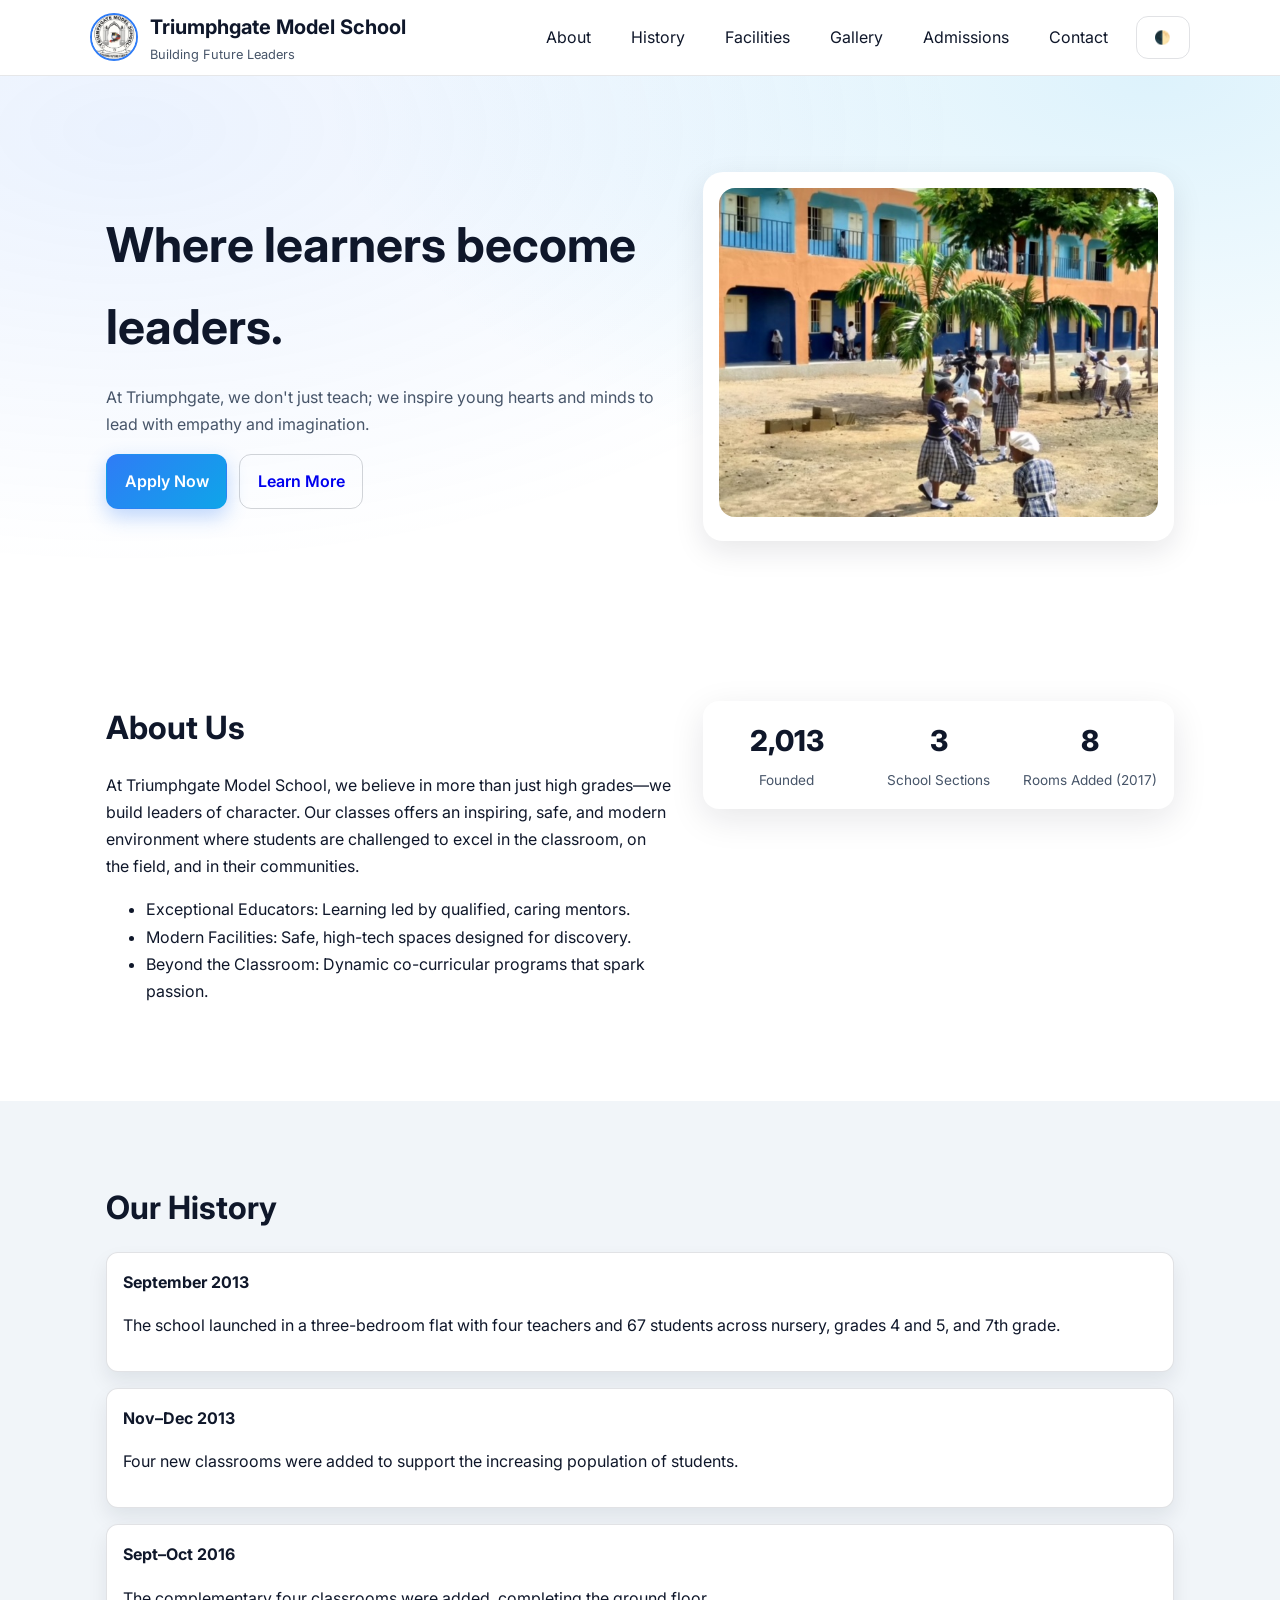
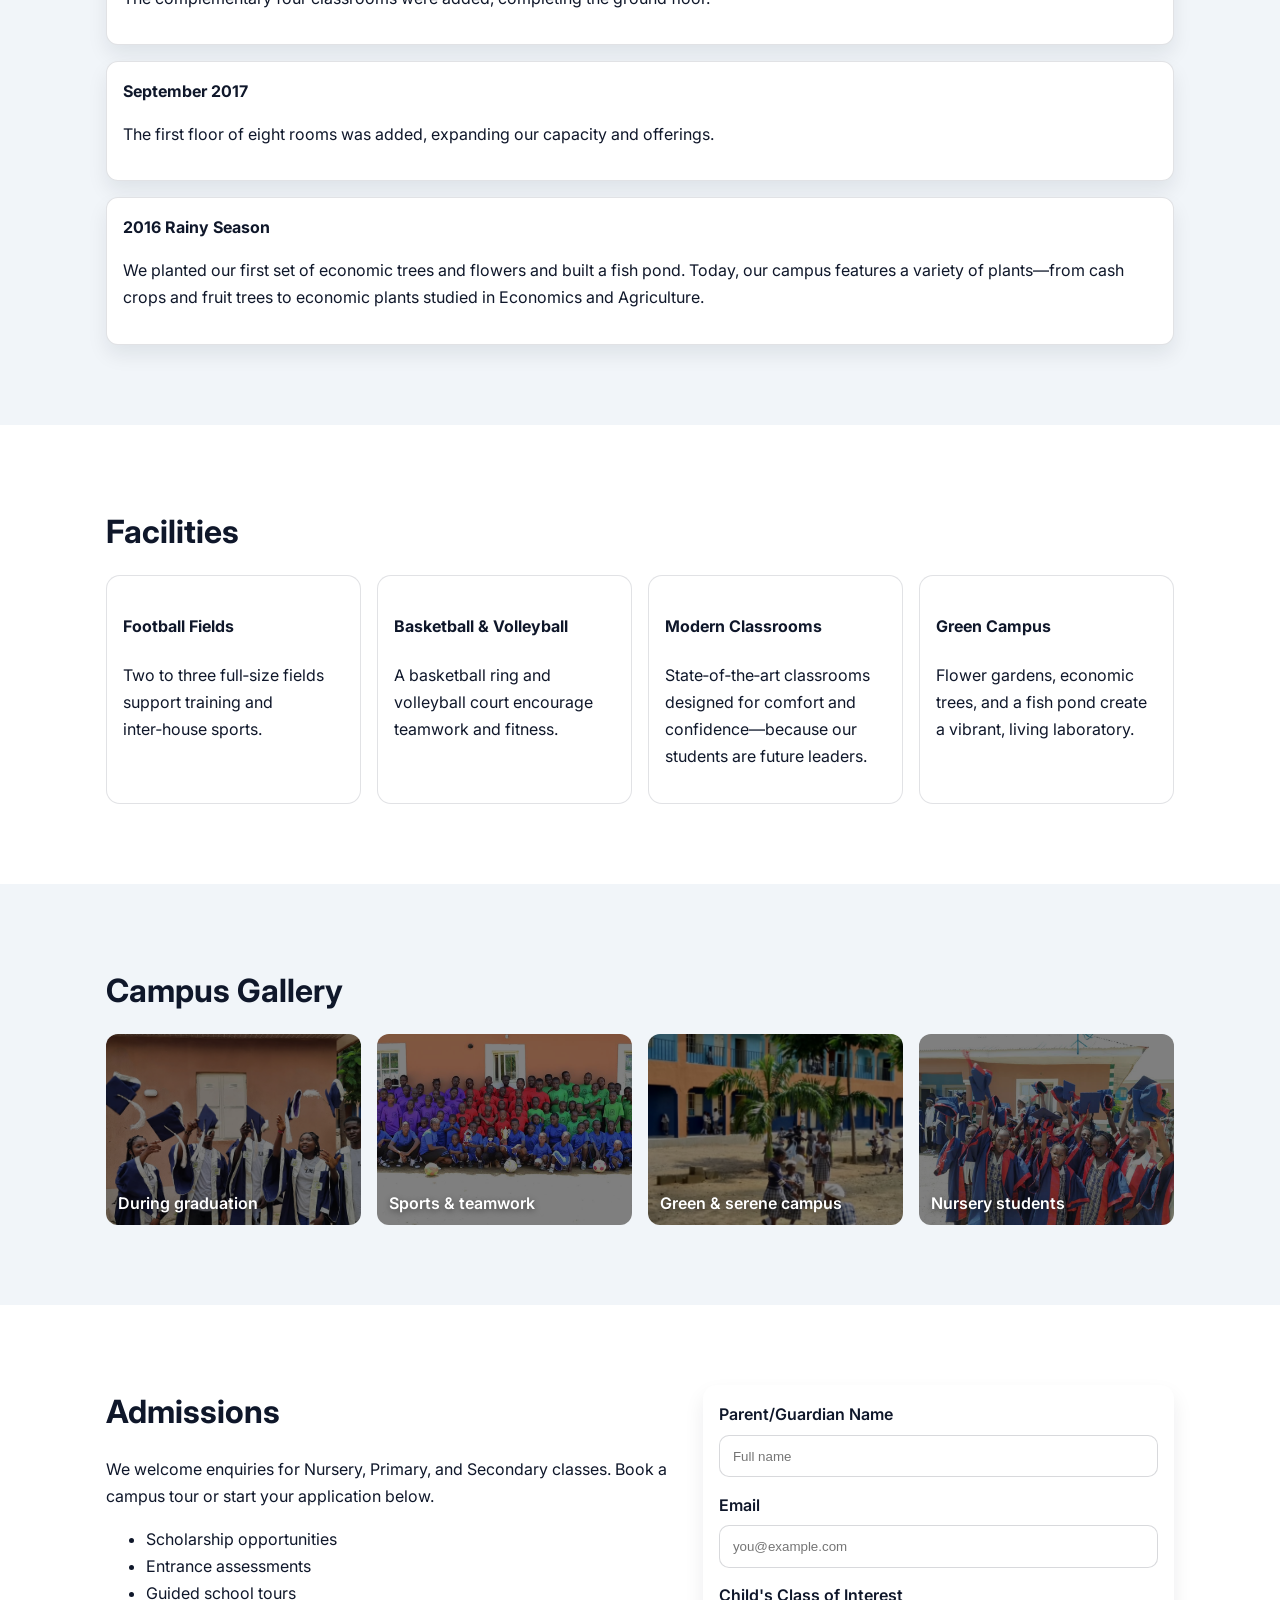
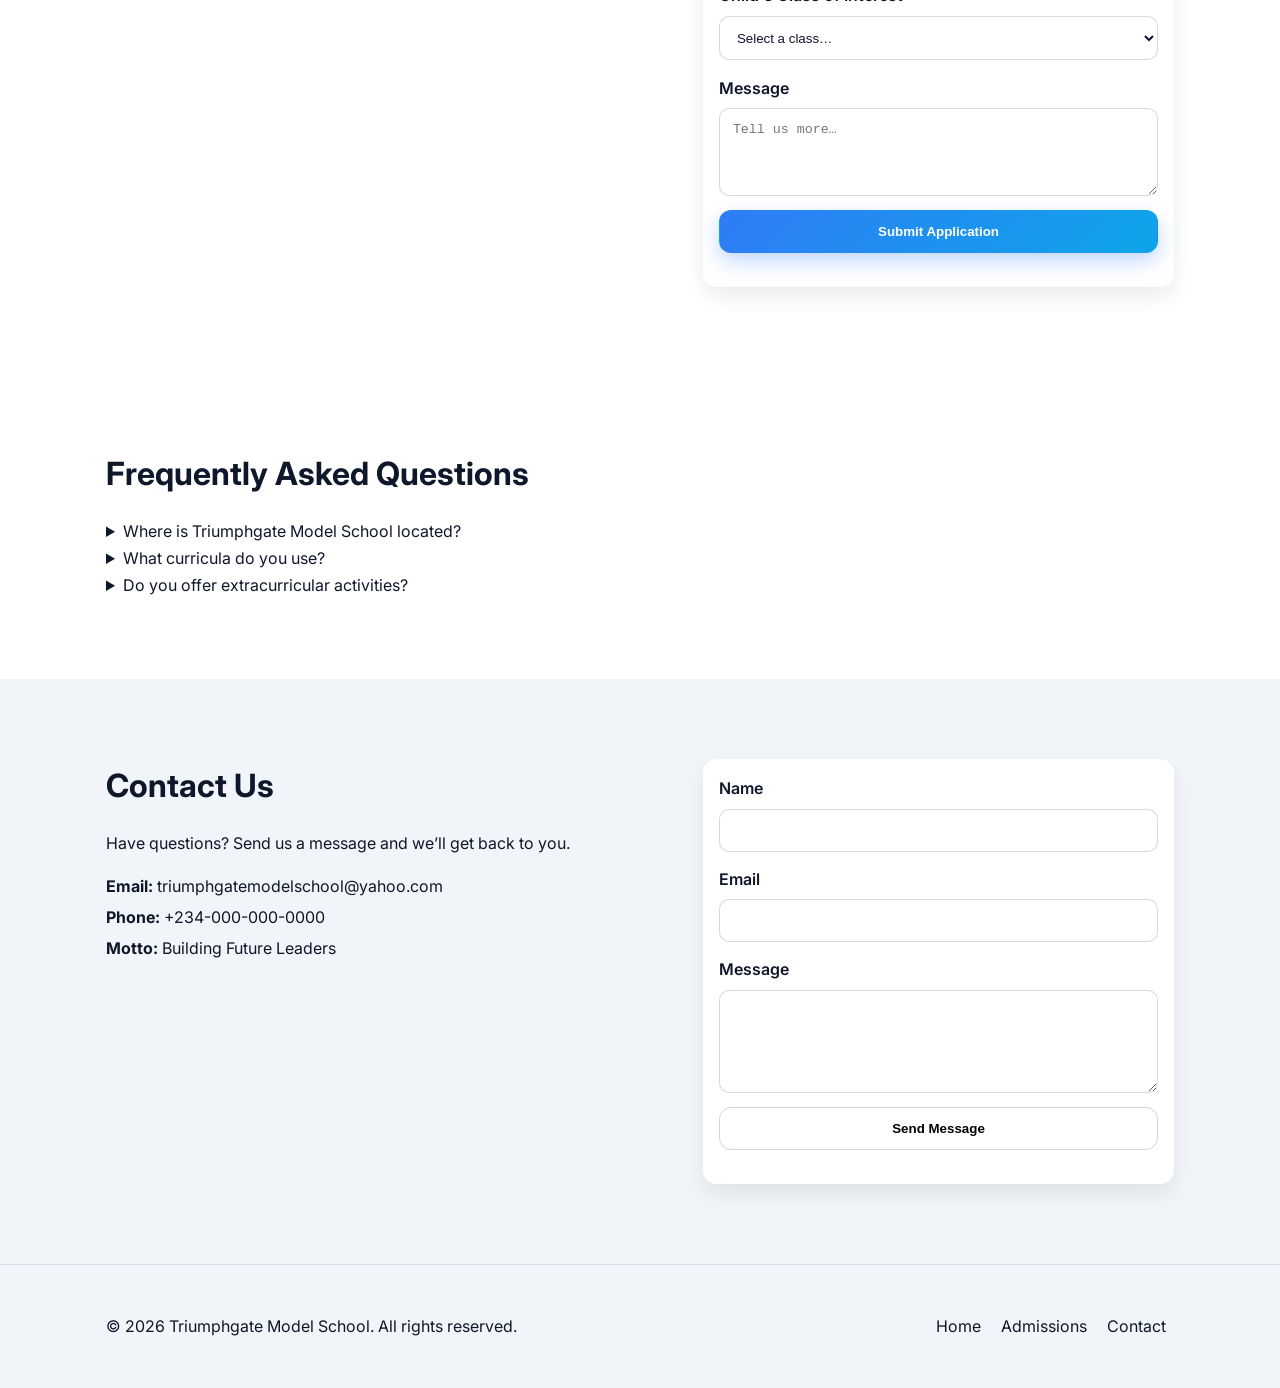
<file: index.html>
<!DOCTYPE html>
<html lang="en">
<head>
  <meta charset="UTF-8" />
  <meta name="viewport" content="width=device-width, initial-scale=1" />
  <title>Triumphgate Model School</title>
  <meta name="description" content="Triumphgate Model School — Building Future Leaders" />
  <link rel="preconnect" href="https://fonts.googleapis.com">
  <link rel="preconnect" href="https://fonts.gstatic.com" crossorigin>
  <link href="https://fonts.googleapis.com/css2?family=Inter:wght@300;400;600;700;800&display=swap" rel="stylesheet">
  <link rel="stylesheet" href="styles.css" />
</head>
<body>

  <a class="skip-link" href="#main">Skip to content</a>

  <header class="header" id="header">
    <div class="container header-inner">
      <a href="#" class="brand">
        <img src="assets/logo.jpg" alt="Triumphgate Model School logo" class="logo" />
        <div>
          <h1>Triumphgate Model School</h1>
          <p class="tagline">Building Future Leaders</p>
        </div>
      </a>

      <nav class="nav" aria-label="Primary">
        <button class="nav-toggle" aria-expanded="false" aria-controls="nav-list" aria-label="Toggle navigation">
          <span class="bar"></span><span class="bar"></span><span class="bar"></span>
        </button>
        <ul id="nav-list" class="nav-list">
          <li><a href="#about">About</a></li>
          <li><a href="#history">History</a></li>
          <li><a href="#facilities">Facilities</a></li>
          <li><a href="#gallery">Gallery</a></li>
          <li><a href="#admissions">Admissions</a></li>
          <li><a href="#contact">Contact</a></li>
          <li><button id="themeToggle" class="btn btn-ghost" aria-label="Toggle theme">🌓</button></li>
        </ul>
      </nav>
    </div>
  </header>

  <main id="main">
   
    <section class="hero reveal" id="home">
      <div class="container hero-inner">
        <div class="hero-text">
          <h2>Where learners become leaders.</h2>
          <p>
            At Triumphgate, we don't just teach; we inspire young hearts and minds to lead with empathy and imagination.
          </p>
          <div class="actions">
            <a href="#admissions" class="btn btn-primary">Apply Now</a>
            <a href="#about" class="btn btn-outline">Learn More</a>
          </div>
        </div>
        <div class="hero-card">
          <img src="assets/IMG_8205.JPG" alt="School crest" />
        </div>
      </div>
      <div class="hero-wave" aria-hidden="true"></div>
    </section>

   
    <section class="about section reveal" id="about">
      <div class="container grid-2">
        <div>
          <h3 class="section-title">About Us</h3>
          <p>
            At Triumphgate Model School, we believe in more than just high grades—we build leaders of character. Our classes offers an inspiring, safe, and modern environment where students are challenged to excel in the classroom, on the field, and in their communities.
          </p>
          <ul class="features">
            <li>Exceptional Educators: Learning led by qualified, caring mentors.</li>
            <li>Modern Facilities: Safe, high-tech spaces designed for discovery.</li>
            <li>Beyond the Classroom: Dynamic co-curricular programs that spark passion.</li>
          </ul>
        </div>
        <div class="stat-card">
          <div class="stat"><span class="stat-num" data-count="2013">0</span><span class="stat-label">Founded</span></div>
          <div class="stat"><span class="stat-num" data-count="3">0</span><span class="stat-label">School Sections</span></div>
          <div class="stat"><span class="stat-num" data-count="8">0</span><span class="stat-label">Rooms Added (2017)</span></div>
        </div>
      </div>
    </section>

    
    <section class="section alt reveal" id="history">
      <div class="container">
        <h3 class="section-title">Our History</h3>
        <div class="timeline">
          <div class="t-item">
            <h4>September 2013</h4>
            <p>The school launched in a three-bedroom flat with four teachers and 67 students across nursery, grades 4 and 5, and 7th grade.</p>
          </div>
          <div class="t-item">
            <h4>Nov–Dec 2013</h4>
            <p>Four new classrooms were added to support the increasing population of students.</p>
          </div>
          <div class="t-item">
            <h4>Sept–Oct 2016</h4>
            <p>The complementary four classrooms were added, completing the ground floor.</p>
          </div>
          <div class="t-item">
            <h4>September 2017</h4>
            <p>The first floor of eight rooms was added, expanding our capacity and offerings.</p>
          </div>
          <div class="t-item">
            <h4>2016 Rainy Season</h4>
            <p>We planted our first set of economic trees and flowers and built a fish pond. Today, our campus features a variety of plants—from cash crops and fruit trees to economic plants studied in Economics and Agriculture.</p>
          </div>
        </div>
      </div>
    </section>

   
    <section class="section reveal" id="facilities">
      <div class="container">
        <h3 class="section-title">Facilities</h3>
        <div class="cards">
          <article class="card">
            <h4>Football Fields</h4>
            <p>Two to three full‑size fields support training and inter‑house sports.</p>
          </article>
          <article class="card">
            <h4>Basketball & Volleyball</h4>
            <p>A basketball ring and volleyball court encourage teamwork and fitness.</p>
          </article>
          <article class="card">
            <h4>Modern Classrooms</h4>
            <p>State‑of‑the‑art classrooms designed for comfort and confidence—because our students are future leaders.</p>
          </article>
          <article class="card">
            <h4>Green Campus</h4>
            <p>Flower gardens, economic trees, and a fish pond create a vibrant, living laboratory.</p>
          </article>
        </div>
      </div>
    </section>

   
    <section class="section alt reveal" id="gallery">
      <div class="container">
        <h3 class="section-title">Campus Gallery</h3>
        <div class="gallery">
          <div class="p-item" data-caption="During graduation">            
          </div>
          <div class="d-item" data-caption="Sports & teamwork"></div>
          <div class="c-item" data-caption="Green & serene campus"></div>
          <div class="g-item" data-caption="Nursery students"></div>
        </div>
      </div>
    </section>

    
    <section class="section reveal" id="admissions">
      <div class="container grid-2">
        <div>
          <h3 class="section-title">Admissions</h3>
          <p>We welcome enquiries for Nursery, Primary, and Secondary classes. Book a campus tour or start your application below.</p>
          <ul class="features">
            <li>Scholarship opportunities</li>
            <li>Entrance assessments</li>
            <li>Guided school tours</li>
          </ul>
        </div>
        <form id="applyForm" class="form" novalidate>
          <label>
            <span>Parent/Guardian Name</span>
            <input type="text" name="name" required placeholder="Full name" />
          </label>
          <label>
            <span>Email</span>
            <input type="email" name="email" required placeholder="you@example.com" />
          </label>
          <label>
            <span>Child's Class of Interest</span>
            <select name="class" required>
              <option value="">Select a class…</option>
              <option>Nursery 1</option>
              <option>Nursery 2</option>
              <option>Nursery 3</option>
              <hr>
              <option>primary 1</option>
              <option>primary 2</option>
              <option>Primary 4</option>
              <option>Primary 5</option>
              <hr>
              <option>JSS1</option>
              <option>JSS2</option>
              <option>JSS3</option>
              <option>SS1</option>
              <option>SS2</option>
              <option>SS3</option>
            </select>
          </label>
          <label>
            <span>Message</span>
            <textarea name="message" rows="4" placeholder="Tell us more…"></textarea>
          </label>
          <button type="submit" class="btn btn-primary">Submit Application</button>
          <p id="applyMsg" class="form-msg" role="status" aria-live="polite"></p>
        </form>
      </div>
    </section>

    
    <section class="section reveal" id="faq">
      <div class="container">
        <h3 class="section-title">Frequently Asked Questions</h3>
        <details>
          <summary>Where is Triumphgate Model School located?</summary>
          <p>We are proud to serve our community with a safe, accessible campus. Contact us for directions or to schedule a visit.</p>
        </details>
        <details>
          <summary>What curricula do you use?</summary>
          <p>We blend national standards with a holistic approach to character and skill development.</p>
        </details>
        <details>
          <summary>Do you offer extracurricular activities?</summary>
          <p>Yes — including sports, clubs, and leadership programs.</p>
        </details>
      </div>
    </section>

   
    <section class="section alt reveal" id="contact">
      <div class="container grid-2">
        <div>
          <h3 class="section-title">Contact Us</h3>
          <p>Have questions? Send us a message and we’ll get back to you.</p>
          <ul class="contact-list">
            <li><strong>Email:</strong> triumphgatemodelschool@yahoo.com</li>
            <li><strong>Phone:</strong> +234-000-000-0000</li>
            <li><strong>Motto:</strong> Building Future Leaders</li>
          </ul>
        </div>
        <form action="send.php" method="post" id="contactForm" class="form" novalidate>
          <label>
            <span>Name</span>
            <input type="text" name="name" required />
          </label>
          <label>
            <span>Email</span>
            <input type="email" name="email" required />
          </label>
          <label>
            <span>Message</span>
            <textarea name="message" rows="5" required></textarea>
          </label>
          <button type="submit" class="btn btn-outline">Send Message</button>
          <p id="contactMsg" class="form-msg" role="status" aria-live="polite"></p>
        </form>
      </div>
    </section>

  
    <button id="backToTop" class="back-to-top" aria-label="Back to top">↑</button>
  </main>

  <footer class="footer">
    <div class="container footer-inner">
      <p>&copy; <span id="year"></span> Triumphgate Model School. All rights reserved.</p>
      <nav aria-label="Footer">
        <a href="#home">Home</a>
        <a href="#admissions">Admissions</a>
        <a href="#contact">Contact</a>
      </nav>
    </div>
  </footer>

  <script src="script.js"></script>
</body>
</html>
</file>
<file: styles.css>
:root {
  --bg: #ffffff;
  --text: #0f172a;
  --muted: #475569;
  --brand: #2f7cf6;
  --brand-2: #0ea5e9;
  --surface: #f1f5f9;
  --ring: #93c5fd;
  --card: #ffffff;
}

:root.dark {
  --bg: #0b1220;
  --text: #fafafa;
  --muted: #cbd5e1;
  --brand: #60a5fa;
  --brand-2: #22d3ee;
  --surface: #111827;
  --ring: #1d4ed8;
  --card: #0f172a;
}

* { box-sizing: border-box; }
html, body { margin:0; padding:0; }
body {
  font-family: 'Inter', system-ui, -apple-system, Segoe UI, Roboto, Arial, sans-serif;
  background: var(--bg);
  color: var(--text);
  line-height: 1.7;
}


.container { max-width: 1100px; margin: 0 auto; padding: 0 1rem; }
.section { padding: 5rem 0; position: relative; }
.section.alt { background: var(--surface); }
.section-title { font-size: clamp(1.6rem, 2.5vw, 2rem); margin: 0 0 1rem 0; }
.grid-2 { display: grid; grid-template-columns: 1.2fr 1fr; gap: 2rem; }
@media (max-width: 900px){ .grid-2 { grid-template-columns: 1fr; } }


.header { position: sticky; top: 0; z-index: 20; background: color-mix(in oklab, var(--bg) 92%, transparent); backdrop-filter: blur(10px); border-bottom: 1px solid color-mix(in oklab, var(--text) 10%, transparent); }
.header-inner { display:flex; align-items:center; justify-content: space-between; padding: .6rem 0; }
.brand { display:flex; align-items:center; gap:.75rem; text-decoration:none; color:inherit; }
.brand h1 { font-size: clamp(1rem, 2.5vw, 1.25rem); margin:0; }
.brand .tagline { margin:0; font-size:.8rem; color: var(--muted); }
.logo { width:48px; height:48px; border-radius: 50%; object-fit: cover; border: 2px solid var(--brand); background:#fff; }


.nav-list { display:flex; align-items:center; gap: 1rem; list-style:none; margin:0; padding:0; }
.nav-list a, .btn-ghost { text-decoration:none; color:inherit; padding:.5rem .75rem; border-radius: 999px; }
.nav-list a:hover { background: var(--surface); }
.nav-toggle { display:none; background:transparent; border:0; cursor:pointer; }
.nav-toggle .bar { display:block; width:22px; height:2px; background:var(--text); margin:4px 0; border-radius: 2px; }
@media (max-width: 820px) {
  .nav-toggle { display:block; }
  .nav-list { position: absolute; inset: 60px 0 auto 0; padding: 1rem; display:none; flex-direction: column; background: var(--bg); border-bottom:1px solid color-mix(in oklab, var(--text) 10%, transparent); }
  .nav-list.open { display:flex; }
}


.btn { display:inline-block; padding: .8rem 1.1rem; border-radius: 12px; font-weight: 600; text-decoration: none; border: 1px solid transparent; cursor: pointer; }
.btn-primary { background: linear-gradient(135deg, var(--brand), var(--brand-2)); color: white; box-shadow: 0 8px 20px color-mix(in oklab, var(--brand) 30%, transparent); }
.btn-outline { border-color: color-mix(in oklab, var(--text) 18%, transparent); background: transparent; }
.btn-ghost { background: transparent; border: 1px solid color-mix(in oklab, var(--text) 12%, transparent); }


.hero { position: relative; overflow: hidden; padding: 6rem 0 5rem; background: radial-gradient(65% 80% at 10% 10%, color-mix(in oklab, var(--brand) 10%, transparent), transparent), radial-gradient(65% 80% at 90% 0%, color-mix(in oklab, var(--brand-2) 14%, transparent), transparent); }
.hero-inner { display:grid; grid-template-columns: 1.2fr 1fr; gap:2rem; align-items:center; }
.hero h2 { font-size: clamp(2rem, 5vw, 3rem); margin: 0 0 .5rem; }
.hero p { color: var(--muted); }
.hero .actions { display:flex; gap: .75rem; margin-top: 1rem; }
.hero-card { border-radius: 20px; background: var(--card); padding: 1rem; box-shadow: 0 10px 30px color-mix(in oklab, var(--text) 10%, transparent); }
.hero-card img { width: 100%; border-radius: 16px; }
.hero-wave { position:absolute; bottom:-1px; left:0; right:0; height: 60px; background: linear-gradient(to bottom, transparent, var(--bg)); }


.stat-card { display:grid; grid-template-columns: repeat(3, minmax(0,1fr)); gap: 1rem; background: var(--card); border-radius: 16px; padding: 1rem; box-shadow: 0 10px 35px color-mix(in oklab, var(--text) 10%, transparent); align-self: start; }
.stat { text-align:center; }
.stat-num { font-size: 1.8rem; font-weight: 800; display:block; }
.stat-label { font-size: .85rem; color: var(--muted); }


.timeline { display:grid; gap: 1rem; }
.t-item { background: var(--card); border: 1px solid color-mix(in oklab, var(--text) 12%, transparent); padding: 1rem; border-radius: 12px; box-shadow: 0 10px 20px color-mix(in oklab, var(--text) 8%, transparent); }
.t-item h4 { margin: 0 0 .25rem; }


.cards { display:grid; grid-template-columns: repeat(4, minmax(0,1fr)); gap: 1rem; }
.card { background: var(--card); border: 1px solid color-mix(in oklab, var(--text) 12%, transparent); padding: 1rem; border-radius: 14px; transition: transform .15s ease, box-shadow .2s ease; }
.card:hover { transform: translateY(-4px); box-shadow: 0 12px 24px color-mix(in oklab, var(--text) 12%, transparent); }
@media (max-width: 1000px){ .cards { grid-template-columns: repeat(2, 1fr); } }
@media (max-width: 560px){ .cards { grid-template-columns: 1fr; } }


.gallery { display:grid; grid-template-columns: repeat(4, minmax(0,1fr)); gap: 1rem; }

.p-item { aspect-ratio: 4/3; background: linear-gradient(135deg, color-mix(in oklab, var(--brand) 25%, transparent), color-mix(in oklab, var(--brand-2) 25%, transparent)); border-radius: 12px; position:relative; 
background-image: linear-gradient(to top, rgba(0,0,0,0.5)50%,rgba(0,0,0,0.5)50%), url(assets/IMG_8212.JPG);
  background-position:center ;
background-size: 420px;}
.p-item::after { content: attr(data-caption); position:absolute; left:.75rem; bottom:.5rem; font-weight:600; color:#fff; text-shadow: 0 2px 6px rgba(0,0,0,.45); }

.d-item { aspect-ratio: 4/3; background: linear-gradient(135deg, color-mix(in oklab, var(--brand) 25%, transparent), color-mix(in oklab, var(--brand-2) 25%, transparent)); border-radius: 12px; position:relative; 
background-image: linear-gradient(to top, rgba(0,0,0,0.5)50%,rgba(0,0,0,0.5)50%), url(assets/IMG_8208.JPG);
  background-position:center ;
background-size: 300px;}
.d-item::after { content: attr(data-caption); position:absolute; left:.75rem; bottom:.5rem; font-weight:600; color:#fff; text-shadow: 0 2px 6px rgba(0,0,0,.45); }

.c-item { aspect-ratio: 4/3; background: linear-gradient(135deg, color-mix(in oklab, var(--brand) 25%, transparent), color-mix(in oklab, var(--brand-2) 25%, transparent)); border-radius: 12px; position:relative; 
background-image: linear-gradient(to top, rgba(0,0,0,0.5)50%,rgba(0,0,0,0.5)50%), url(assets/IMG_8205.JPG);
  background-position:center ;
background-size: 300px;}
.c-item::after { content: attr(data-caption); position:absolute; left:.75rem; bottom:.5rem; font-weight:600; color:#fff; text-shadow: 0 2px 6px rgba(0,0,0,.45); }

.g-item { aspect-ratio: 4/3; background: linear-gradient(135deg, color-mix(in oklab, var(--brand) 25%, transparent), color-mix(in oklab, var(--brand-2) 25%, transparent)); border-radius: 12px; position:relative; 
background-image: linear-gradient(to top, rgba(0,0,0,0.5)50%,rgba(0,0,0,0.5)50%), url(assets/IMG_8210.JPG);
  background-position:center ;
background-size: 300px;}
.g-item::after { content: attr(data-caption); position:absolute; left:.75rem; bottom:.5rem; font-weight:600; color:#fff; text-shadow: 0 2px 6px rgba(0,0,0,.45); }

@media (max-width: 900px){ .gallery { grid-template-columns: repeat(2, 1fr); } }
@media (max-width: 560px){ .gallery { grid-template-columns: 1fr; } }


.form { display:grid; gap: .9rem; background: var(--card); padding: 1rem; border-radius: 14px; box-shadow: 0 10px 20px color-mix(in oklab, var(--text) 8%, transparent); }
label { display:grid; gap:.4rem; font-weight:600; }
input, select, textarea { width:100%; padding:.8rem; border-radius: 10px; border:1px solid color-mix(in oklab, var(--text) 16%, transparent); background: var(--bg); color: var(--text); outline: none; }
input:focus, select:focus, textarea:focus { box-shadow: 0 0 0 3px var(--ring); border-color: transparent; }
.form-msg { margin: .25rem 0 0; font-weight: 600; }


.contact-list { list-style: none; padding:0; margin:0 0 1rem; }
.contact-list li { margin: .25rem 0; }

.footer { padding: 2rem 0; background: var(--surface); border-top: 1px solid color-mix(in oklab, var(--text) 10%, transparent); }
.footer-inner { display:flex; justify-content: space-between; align-items:center; gap: 1rem; }
.footer a { color: inherit; text-decoration: none; padding:.25rem .5rem; border-radius: 8px; }
.footer a:hover { background: var(--card); }

.back-to-top { position: fixed; right: 1rem; bottom: 1.2rem; padding:.6rem .75rem; border-radius: 999px; border:1px solid color-mix(in oklab, var(--text) 12%, transparent); background: var(--card); display:none; cursor:pointer; box-shadow: 0 4px 14px color-mix(in oklab, var(--text) 10%, transparent); }
.back-to-top.show { display:block; }

.reveal { opacity: 0; transform: translateY(18px); transition: all .6s ease; }
.reveal.visible { opacity: 1; transform: translateY(0); }

.skip-link { position:absolute; left:-9999px; }
.skip-link:focus { left: 1rem; top: 1rem; background:#fff; padding:.5rem; border-radius:8px; outline:2px dashed var(--brand); }
</file>
